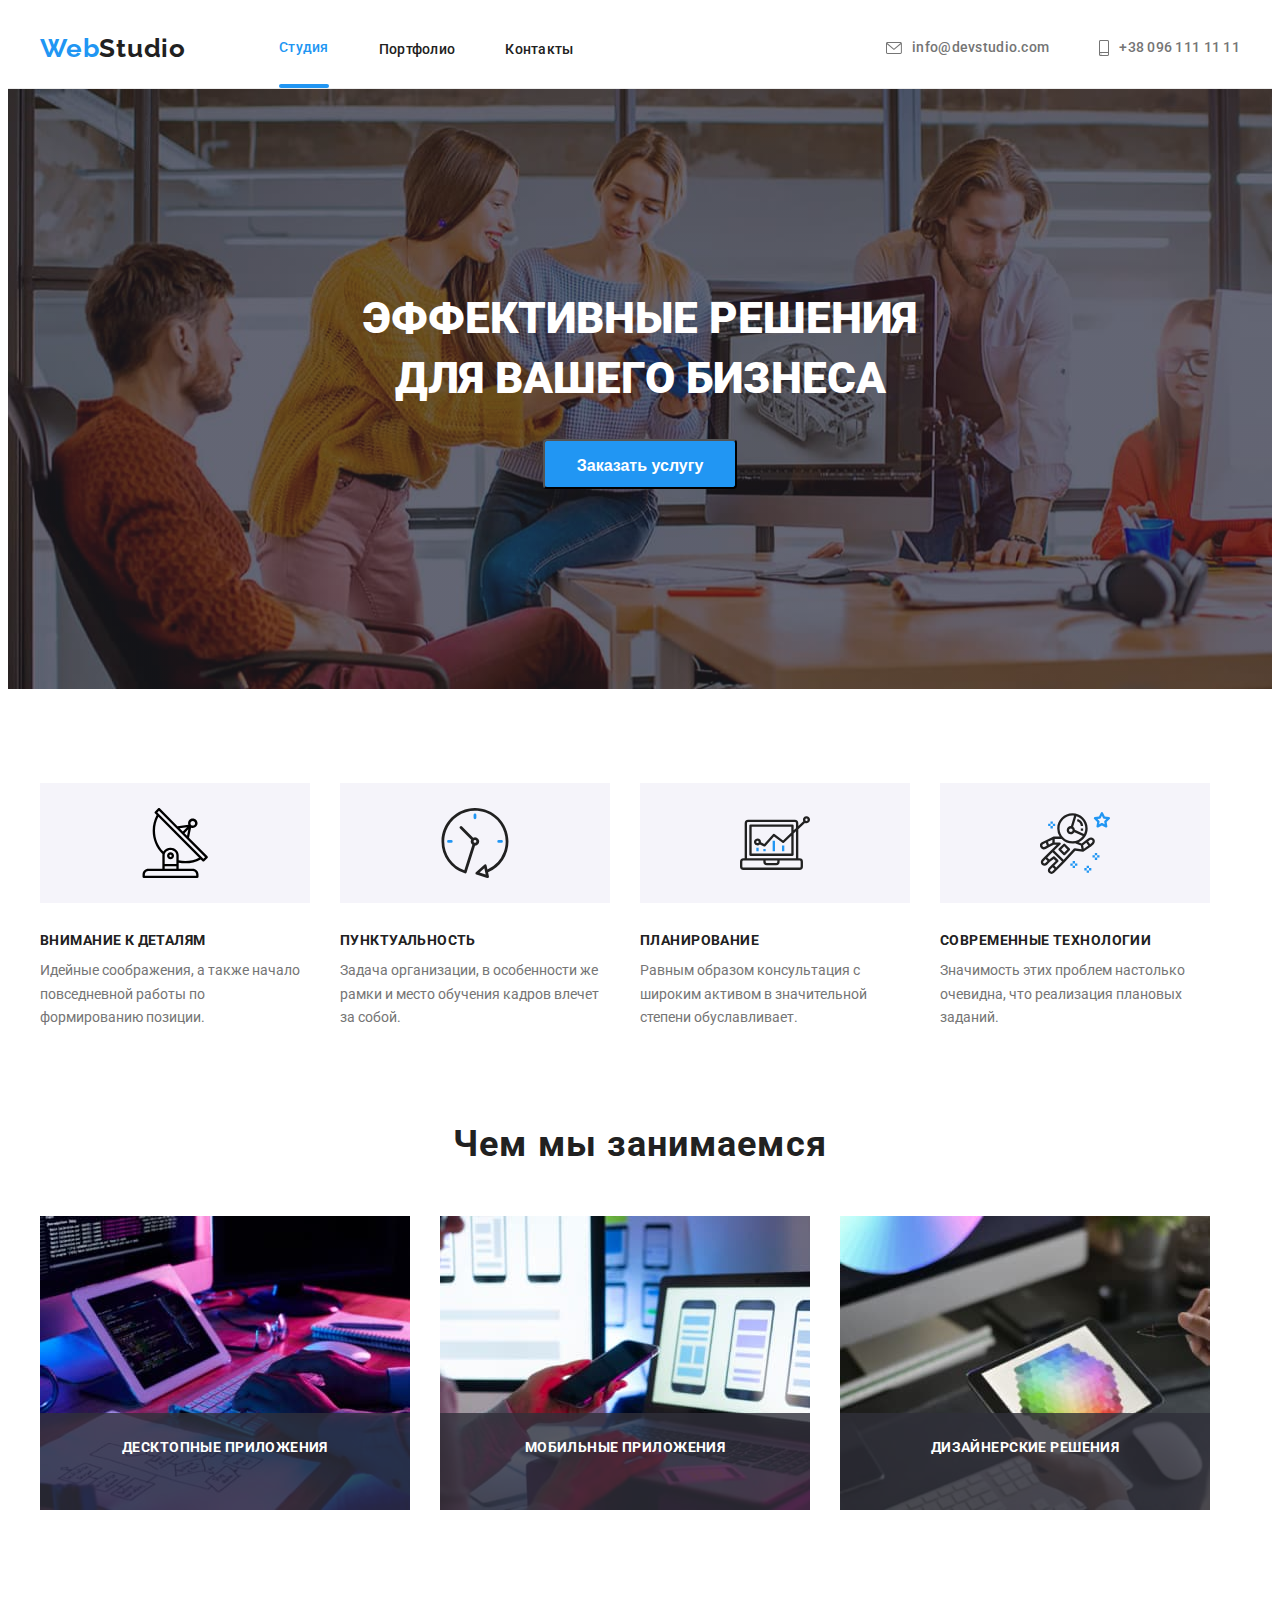
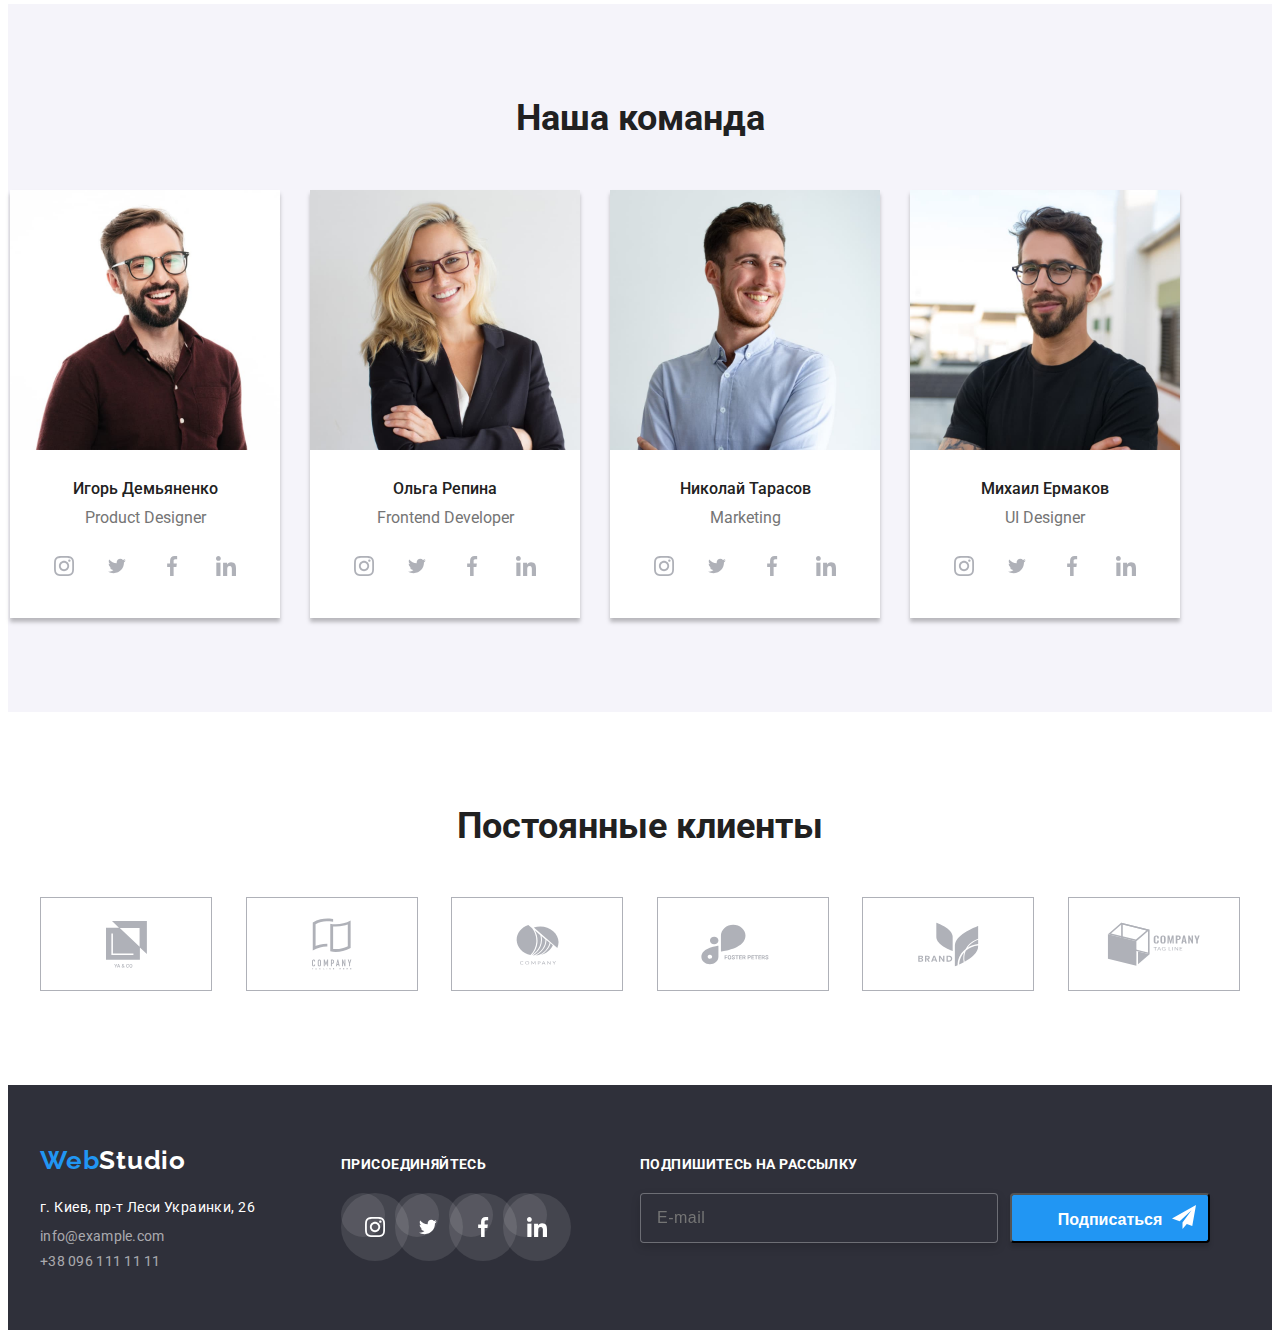
<file: index.html>
<!DOCTYPE html>
<html lang="en">

<head>
    <meta charset="UTF-8">
    <meta http-equiv="X-UA-Compatible" content="IE=edge">
    <meta name="viewport" content="width=device-width, initial-scale=1.0">
    <title>Homework1</title>
    <link rel="preconnect" href="https://fonts.gstatic.com">
    <link href="https://fonts.googleapis.com/css2?family=Raleway:wght@700&family=Roboto:wght@400;500;700;900&display=swap"
        rel="stylesheet">
        <link rel="stylesheet" href="https://cdnjs.cloudflare.com/ajax/libs/modern-normalize/1.0.0/modern-normalize.min.css"
            integrity="sha512-ISS7cAi1PEhQ8jnbJpJZMd29NlhNj4AWYyLOSp2CE/CsHxTCu+r+t0D2yoJudVrd0/8fTVPUVDzY5Tvli75u/g=="
            crossorigin="anonymous" />
            <link rel="stylesheet" href="https://cdnjs.cloudflare.com/ajax/libs/animate.css/4.1.1/animate.min.css" />
    <link rel="stylesheet" href="./css/styles.css">
 </head>
 <body>
     <!--HEADER-->
    <header class="header">
        <div class="conteiner header-conteiner">
        <nav class="navigation ">
                <a class="logo-link link animate__heartBeat" href="./index.html"><span class="part-logo">Web</span>Studio</a>
            <ul class="menu-list list">
                <li class="menu-item"><a class="menu-link link" href=""><div class="current">Студия</div></a></li>
                <li class="menu-item"><a class="menu-link link" href="./portfolio.html">Портфолио</a></li>
                <li class="menu-item"><a class="menu-link link" href="">Контакты</a></li>
            </ul>
            </nav>
            
            <ul class="contacts-list list">
                <li class="contacts-list-item-mail-tel">
                
                <a class="mail-tel-link link" href="mailto:info@devstudio.com"><svg class="header-icons"  width="16" height="12">
                    <use href="./images/icons.svg.svg#icon-envelope"></use>
                </svg>info@devstudio.com</a>
            
                    
</li>
                <li class="contacts-list-item-mail-tel"><a class="mail-tel-link link" href="tel:+380961111111"><svg class="header-icons" width="10" height="16">
                    <use href="./images/icons.svg.svg#icon-smartphone"></use>
                </svg>+38 096 111 11 11</a></li>
            </ul>
        
    </div>
     </header>
     <main>
         <!--SECTION HERO-->
            
                <section class="hero  ">
            <div class="conteiner">
                <h1 class="hero-title">Эффективные решения<br /> для вашего бизнеса</h1>
                <button class="modal-btn " type="button" data-modal-open>Заказать услугу </button>
        </div>
            </section>
            
        <!--SECTION SKILLS-->
               <section class="skills section">
                    <div class="conteiner ">
            <h2 class="visually-hidden">Наши преймущества</h2>
         
           

            <ul class="skills-list list">
            

                <li class="skills-description-item" >
                    <div class="skills-description-icon">
                        <svg width="70" height="70">
                            <use href="./images/icons.svg.svg#icon-antenna"></use>
                        </svg>
                    </div>
                    <h3 class="description-title">Внимание к деталям</h3>
                    <p class="description">Идейные соображения, а также начало повседневной работы по формированию позиции.</p>
                </li>
                
            
                <li class="skills-description-item">
                    <div class="skills-description-icon">
                        <svg width="70" height="70">
                            <use href="./images/icons.svg#icon-clock"></use>
                        </svg>
                    </div>
                    <h3 class="description-title">Пунктуальность</h3>
                    <p class="description">Задача организации, в особенности же рамки и место обучения кадров влечет за собой.</p>
                </li>
                
            
                <li class="skills-description-item">
                    <div class="skills-description-icon">
                        <svg width="70" height="70">
                            <use href="./images/icons.svg#icon-diagram"></use>
                        </svg>
                    </div>
                    <h3 class="description-title">Планирование</h3>
                    <p class="description">Равным образом консультация с широким активом в значительной степени обуславливает.</p>
                </li>
                
            
                <li class="skills-description-item">
                    <div class="skills-description-icon">
                        <svg width="70" height="70">
                            <use href="./images/icons.svg#icon-astronaut"></use>
                        </svg>
                    </div>
                    <h3 class="description-title">Современные технологии</h3>
                    <p class="description">Значимость этих проблем настолько очевидна, что реализация плановых заданий.</p>
                </li>
                
            </ul>
            
            </div>
        </section>
        <!--SECTION ABOUT-->
        <section class="about section">
            <div class="conteiner about-conteiner">
        <h2 class="about-title">Чем мы занимаемся</h2>
        <ul class="about-img-list list">
            <li class="about-img-list-item"><div class="about-img-list-wrapper"><img src="./images/box1.jpg" alt="html" width="370" /><p class="about-overlay">Десктопные приложения</p></div></li>
            <li class="about-img-list-item"><div class="about-img-list-wrapper"><img src="./images/box2.jpg" alt="javaskript" width="370" /><p class="about-overlay">Мобильные приложения</p></div></li>
            <li class="about-img-list-item"><div class="about-img-list-wrapper"><img src="./images/box3.jpg" alt="дизайн" width="370" /><p class="about-overlay">Дизайнерские решения</p></div></li>
        </ul>
        </div>
        </section>
        <!--SECTION TEAM-->
        <section class="team section">
            <div class="conteiner">
            <h2 class="team-title">Наша команда</h2>
            <ul class="team-list list">
               
                <li class="team-list-item">
                    <img class="team-img" src="./images/img.jpg" alt="Игорь Демьяненко" width="270" />
                    <div class="team-card-list">
                    <h3 class="team-list-sub-title">Игорь Демьяненко</h3>
                    <p class="team-list-description">Product Designer</p>
                    
                   
                        <ul class="team-list-link list">
                    <li class="team-link-item"><a class="social-link-icon" href="">
                        <svg class="team-icon" width="20" height="20">
                        <use href="./images/icons.svg.svg#icon-instagram"></use>
                    </svg></a></li>
                    <li class="team-link-item"><a class="social-link-icon" href="">
                        <svg class="team-icon" width="20" height="20">
                        <use href="./images/icons.svg.svg#icon-twitter"></use>
                    </svg></a></li>
                    <li class="team-link-item"><a class="social-link-icon" href="">
                        <svg class="team-icon" width="20" height="20">
                        <use href="./images/icons.svg.svg#icon-facebook"></use>
                    </svg></a></li>
                    <li class="team-link-item"><a class="social-link-icon" href="">
                        <svg class="team-icon" width="20" height="20">
                        <use href="./images/icons.svg.svg#icon-linkedin"></use>
                    </svg></a></li>
                   </ul>
                </div>
                    
                </li>
                <li class="team-list-item">
                    <img class="team-img" src="./images/img1.jpg" alt="Ольга Репина" width="270" />
                    <div class="team-card-list">
                    <h3 class="team-list-sub-title">Ольга Репина</h3>
                    <p class="team-list-description">Frontend Developer</p>
                    
                        <ul class="team-list-link list">
                            <li class="team-link-item"><a class="social-link-icon" href="">
                                    <svg class="team-icon" width="20" height="20">
                                        <use href="./images/icons.svg.svg#icon-instagram"></use>
                                    </svg></a></li>
                            <li class="team-link-item"><a class="social-link-icon" href="">
                                    <svg class="team-icon" width="20" height="20">
                                        <use href="./images/icons.svg.svg#icon-twitter"></use>
                                    </svg></a></li>
                            <li class="team-link-item"><a class="social-link-icon" href="">
                                    <svg class="team-icon" width="20" height="20">
                                        <use href="./images/icons.svg.svg#icon-facebook"></use>
                                    </svg></a></li>
                            <li class="team-link-item"><a class="social-link-icon" href="">
                                    <svg class="team-icon" width="20" height="20">
                                        <use href="./images/icons.svg.svg#icon-linkedin"></use>
                                    </svg></a></li>
                        </ul>
                    </div>
                </li>
                <li class="team-list-item">
                    <img class="team-img" src="./images/img2.jpg" alt="Николай Тарасов" width="270" />
                    <div class="team-card-list">
                    <h3 class="team-list-sub-title">Николай Тарасов</h3>
                    <p class="team-list-description">Marketing</p>
                    
                        <ul class="team-list-link list">
                            <li class="team-link-item"><a class="social-link-icon" href="">
                                    <svg class="team-icon" width="20" height="20">
                                        <use href="./images/icons.svg.svg#icon-instagram"></use>
                                    </svg></a></li>
                            <li class="team-link-item"><a class="social-link-icon" href="">
                                    <svg class="team-icon" width="20" height="20">
                                        <use href="./images/icons.svg.svg#icon-twitter"></use>
                                    </svg></a></li>
                            <li class="team-link-item"><a class="social-link-icon" href="">
                                    <svg class="team-icon" width="20" height="20">
                                        <use href="./images/icons.svg.svg#icon-facebook"></use>
                                    </svg></a></li>
                            <li class="team-link-item"><a class="social-link-icon" href="">
                                    <svg class="team-icon" width="20" height="20">
                                        <use href="./images/icons.svg.svg#icon-linkedin"></use>
                                    </svg></a></li>
                        </ul>
                    </div>
                </li>

                <li class="team-list-item">
                    <img class="team-img" src="./images/img3.jpg" alt="Михаил Ермаков" width="270" />
                    <div class="team-card-list">
                    <h3 class="team-list-sub-title">Михаил Ермаков</h3>
                    <p class="team-list-description">UI Designer</p>
                    
                
                    <ul class="team-list-link list">
                        <li class="team-link-item"><a class="social-link-icon" href="">
                                <svg class="team-icon" width="20" height="20">
                                    <use href="./images/icons.svg.svg#icon-instagram"></use>
                                </svg></a></li>
                        <li class="team-link-item"><a class="social-link-icon" href="">
                                <svg class="team-icon" width="20" height="20">
                                    <use href="./images/icons.svg.svg#icon-twitter"></use>
                                </svg></a></li>
                        <li class="team-link-item"><a class="social-link-icon" href="">
                                <svg class="team-icon" width="20" height="20">
                                    <use href="./images/icons.svg.svg#icon-facebook"></use>
                                </svg></a></li>
                        <li class="team-link-item"><a class="social-link-icon" href="">
                                <svg class="team-icon" width="20" height="20">
                                    <use href="./images/icons.svg.svg#icon-linkedin"></use>
                                </svg></a></li>
                    </ul>
                </div>
                </li>
                
            </ul>
            </div>
        </section>
        <!--SECTION CLIENTS-->
        <section class="clients section">
            <div class="conteiner">
                <h2 class="clients-title">Постоянные клиенты</h2>
                <ul class="client-list list">
                    <li class="client-item "><a href="" class="client-link"><svg class="client-icon" width="41" height="47">
                        <use href="./images/icons.svg.svg#icon-yaco"></use>
                    </svg></a></li>
                <li class="client-item "><a href="" class="client-link"><svg class="client-icon" width="40" height="52">
                    <use href="./images/icons.svg.svg#icon-companytagline"></use>
                </svg></a></li>
            <li class="client-item "><a href="" class="client-link"><svg class="client-icon" width="43" height="41">
                <use href="./images/icons.svg.svg#icon-company"></use>
            </svg></a></li>
        <li class="client-item "><a href="" class="client-link"><svg class="client-icon" width="84" height="41">
            <use href="./images/icons.svg.svg#icon-fosterpeters"></use>
        </svg></a></li>
                <li class="client-item "><a href="" class="client-link"><svg class="client-icon" width="63" height="45">
                    <use href="./images/icons.svg.svg#icon-brand"></use>
                </svg></a></li>
            <li class="client-item "><a href="" class="client-link"><svg class="client-icon" width="94" height="44">
                <use href="./images/icons.svg.svg#icon-tagline"></use>
            </svg></a></li>
        </ul>
            </div>
        </section>
    </main>
<!--FOOTER-->
    <footer class="footer ">
        <div class="conteiner footer-div">
        <div class=" address-div">
       <a class="logo-link link" href="./index.html"><span class="part-logo">Web</span><span class="logo-link-studio">Studio</span></a>
        <address class="address">г. Киев, пр-т Леси Украинки, 26
            <ul class="footer-contacts-list list">
                <li class="footer-contacts-list-item"><a class="footer-mail-link link" href="mailto:info@example.com">info@example.com</a>
                </li>
                <li class="footer-contacts-list-item-tel"><a class="footer-tel-link link" href="tel:+380961111111">+38 096 111 11 11</a></li>
            </ul>
        </address>
        </div>
        <div class="footer-contacts">
            <h2 class="footer-title">присоединяйтесь</h2>
            <ul class="footer-list list">
                <li class="footer-link-item"><a class="footer-social-link-icon" href="">
                        <svg class="footer-icon" width="20" height="20">
                            <use href="./images/icons.svg.svg#icon-instagram"></use>
                        </svg></a></li>
                <li class="footer-link-item"><a class="footer-social-link-icon" href="">
                        <svg class="footer-icon" width="20" height="20">
                            <use href="./images/icons.svg.svg#icon-twitter"></use>
                        </svg></a></li>
                <li class="footer-link-item"><a class="footer-social-link-icon" href="">
                        <svg class="footer-icon" width="20" height="20">
                            <use href="./images/icons.svg.svg#icon-facebook"></use>
                        </svg></a></li>
                <li class="footer-link-item"><a class="footer-social-link-icon" href="">
                        <svg class="footer-icon" width="20" height="20">
                            <use href="./images/icons.svg.svg#icon-linkedin"></use>
                        </svg></a></li>
            </ul>
        </div>
            <form action="#" class="footer-form" >
                <label class="footer-form-field" for="input-e-meil" >Подпишитесь на рассылку</label>
                   <div class="footer-feedback">
                       <input name="footer-email" type="email" id="input-e-meil" class="footer-form-email" required placeholder="E-mail">
                    <button type="submit" class="footer-form-btn">Подписаться<svg class="footer-form-icon" width="24" height="24">
                        <use href="./images/icons.svg.svg#icon-iconsendtelegram"></use>
                    </svg></button>
                </div>
              
            </form>
        </div>
    </footer>
    <!--MODAL-->
    <div class="backdrop is-hidden" data-modal >
       <div class="modal">
           <button type="button" class="modal-close-btn" data-modal-close>
           <svg class="modal-btn-icon" width="18" height="18"><use href="./images/icons.svg.svg#icon-closeblack"></use></svg>
       </button> 
       <form action="#" class="modal-form"> 
        <p class="modal-form-head">Оставьте свои данные, мы вам перезвоним</p>
        <label class="modal-form-field">
            <span class="modal-form-text">Имя</span>
           <span class="modal-form-input-wrapper">
            <input name="user-name" type="text" autofocus class="modal-form-input" minlength="2" required>
        <svg class="user-name-icon" width="18" height="18">
            <use href="./images/icons.svg.svg#icon-personphorm" ></use>
        </svg>
        </span>
        </label>
        <label class="modal-form-field">
           <span class="modal-form-text"> Телефон</span>
            <span class="modal-form-input-wrapper">
            <input type="tel" name="user-tel" class="modal-form-input" required   pattern="[0-9]{3}-[0-9]{3}-[0-9]{2}-[0-9]{2}" title="093-933-33-33" >
        <svg class="user-name-icon" width="18" height="18">
            <use href="./images/icons.svg.svg#icon-phonephorm" ></use>
        </svg>
        </span>
        </label>
        <label class="modal-form-field">
            <span class="modal-form-text">Почта</span>
            <span class="modal-form-input-wrapper">
            <input name="user-email" type="email" class="modal-form-input" required>
        <svg class="user-name-icon" width="18" height="18">
            <use href="./images/icons.svg.svg#icon-emailphorm" ></use>
        </svg>
        </span>
        </label>
        <label>
            <span class="modal-form-text">Коментарий</span>
            <textarea name="user-message" placeholder="Введите текст" class="modal-form-message"></textarea>
        </label>
        
        <input name="user-policy" type="checkbox" class="modal-form-checkbox visually-hidden" id="checkbox-policy" required>
        <label for="checkbox-policy" class="modal-form-checkbox-policy">Соглашаюсь с рассылкой и принимаю <a class="modal-form-policy-link" href="">Условия договора</a></label>

      <button type="submit" class="modal-form-btn" >Отправить</button>
    </form>
    </div>
    </div>
    <script src="./js/modal.js"></script>
</body>

</html>
</file>
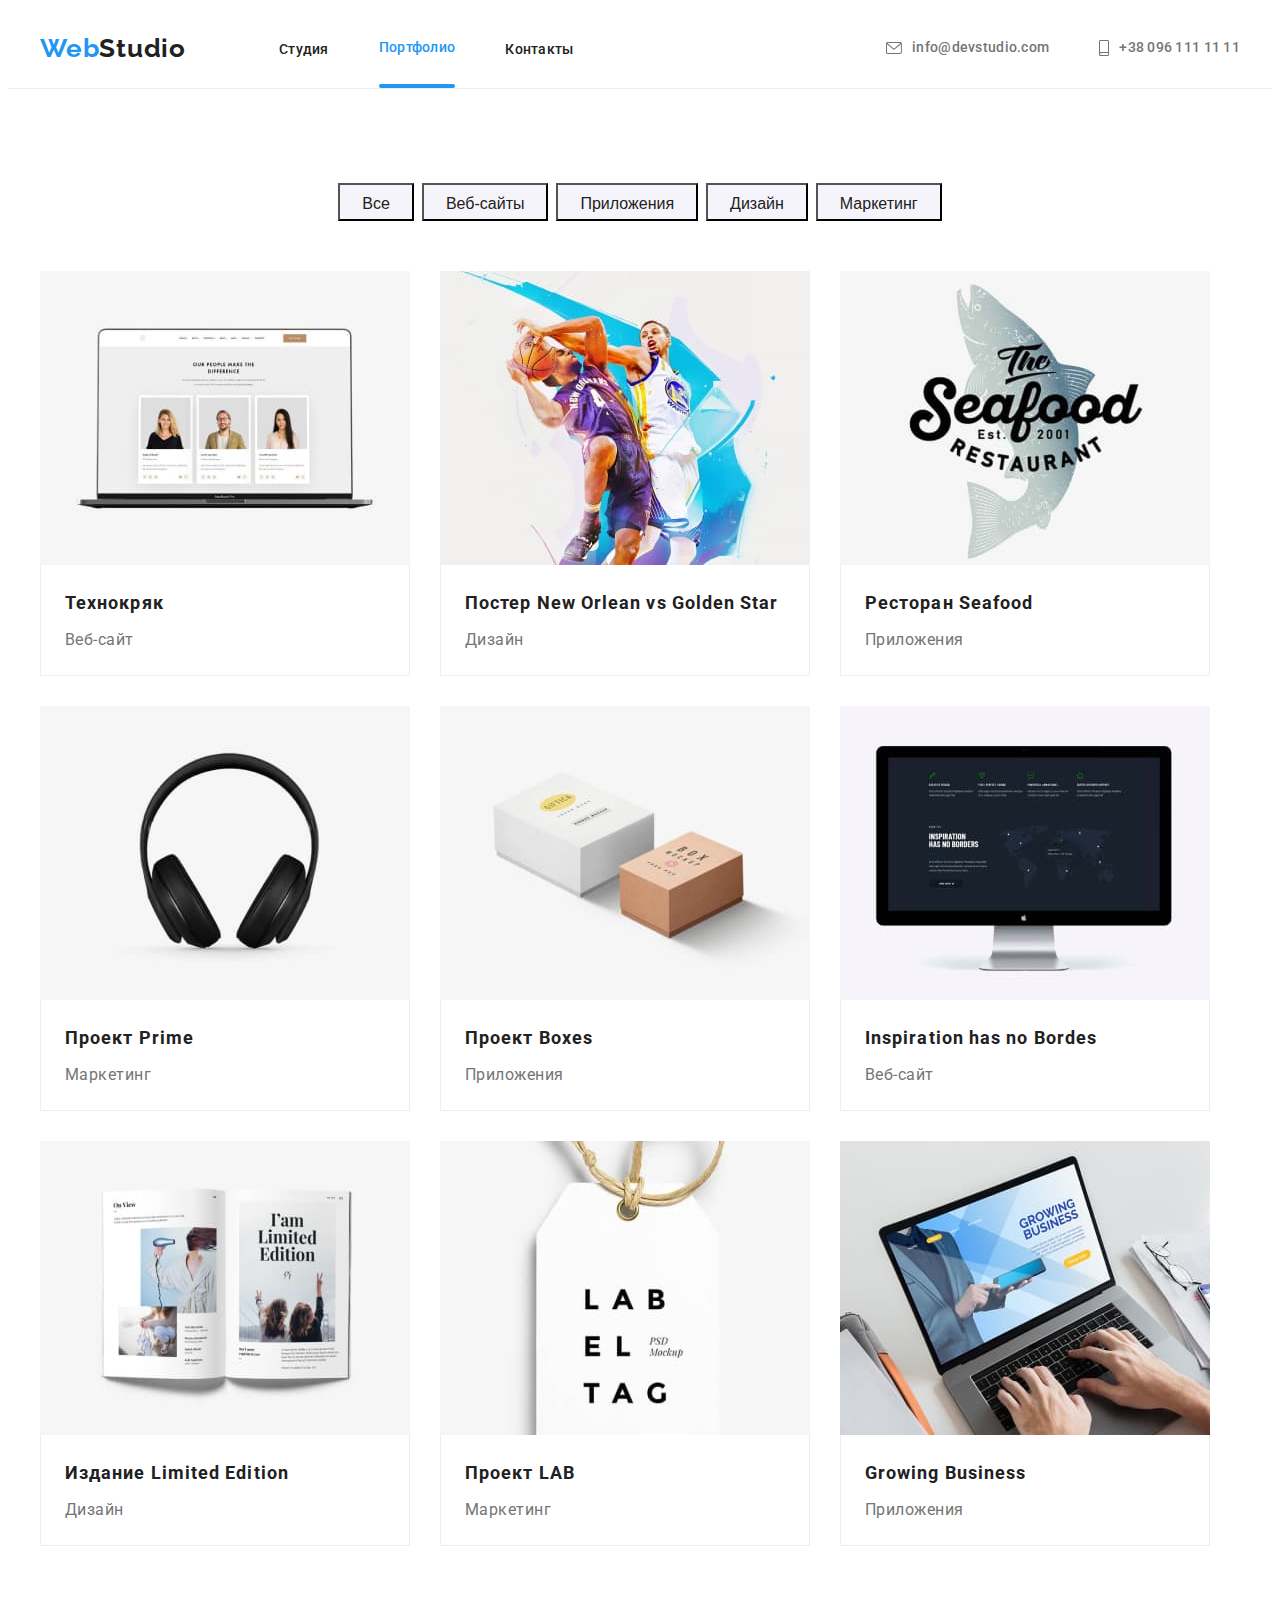
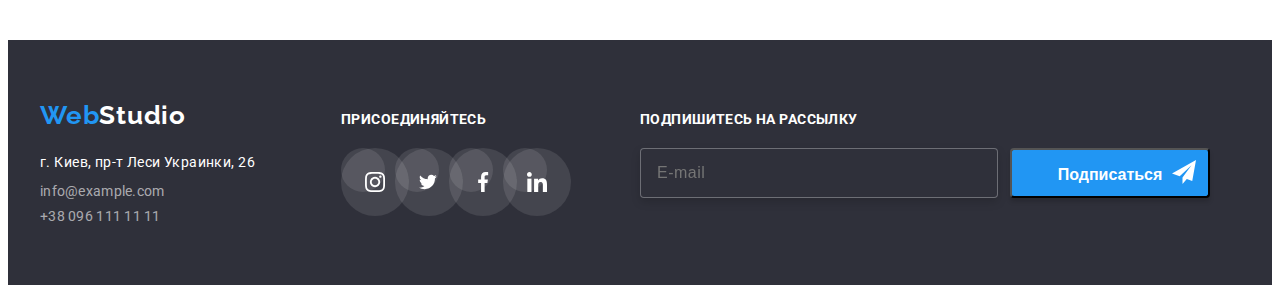
<file: portfolio.html>
<!DOCTYPE html>
<html lang="en">
<head>
    <meta charset="UTF-8">
    <meta http-equiv="X-UA-Compatible" content="IE=edge">
    <meta name="viewport" content="width=device-width, initial-scale=1.0">
    <title>portfolio</title>
    <link href="https://fonts.googleapis.com/css2?family=Raleway:wght@700&family=Roboto:wght@400;500;700;900&display=swap"
        rel="stylesheet">
        <link rel="stylesheet" href="https://cdnjs.cloudflare.com/ajax/libs/modern-normalize/1.0.0/modern-normalize.min.css"
            integrity="sha512-ISS7cAi1PEhQ8jnbJpJZMd29NlhNj4AWYyLOSp2CE/CsHxTCu+r+t0D2yoJudVrd0/8fTVPUVDzY5Tvli75u/g=="
            crossorigin="anonymous" />
            <link rel="stylesheet" href="https://cdnjs.cloudflare.com/ajax/libs/animate.css/4.1.1/animate.min.css" />
    <link rel="stylesheet" href="./css/styles.css">
</head>
<body>
    <!--HEADER-->
    <header class="header">
        <div class="conteiner header-conteiner">
            <nav class="navigation ">
                <a class="logo-link link animate__heartBeat" href="./index.html"><span class="part-logo">Web</span>Studio</a>
                <ul class="menu-list list">
                    <li class="menu-item"><a class="menu-link link" href="./index.html">Студия</a></li>
                    <li class="menu-item"><a class="menu-link link" href=""><div class="current">Портфолио</div></a></li>
                    <li class="menu-item"><a class="menu-link link" href="">Контакты</a></li>
                </ul>
                </nav>
                <ul class="contacts-list list">
                    <li class="contacts-list-item-mail-tel">
                
                        <a class="mail-tel-link link" href="mailto:info@devstudio.com"><svg class="header-icons" width="16" height="12">
                                <use href="./images/icons.svg.svg#icon-envelope"></use>
                            </svg>info@devstudio.com</a>
                
                
                    </li>
                    <li class="contacts-list-item-mail-tel"><a class="mail-tel-link link" href="tel:+380961111111"><svg
                                class="header-icons" width="10" height="16">
                                <use href="./images/icons.svg.svg#icon-smartphone"></use>
                            </svg>+38 096 111 11 11</a></li>
                </ul>
            
        </div>
    </header>
    <main>
        <!--SECTION FILTERS-->
        <section class="filters section">
            <div class="conteiner">
            <h1 class="visually-hidden">Портфолио</h1>
            <ul class="filters-list list">
                <li class="filters-list-item"><button class="filters-list-btn" type="button">Все</button></li>
                <li class="filters-list-item"><button class="filters-list-btn" type="button">Веб-сайты</button></li>
                <li class="filters-list-item"><button class="filters-list-btn" type="button">Приложения</button></li>
                <li class="filters-list-item"><button class="filters-list-btn" type="button">Дизайн</button></li>
                <li class="filters-list-item"><button class="filters-list-btn" type="button">Маркетинг</button></li>
             </ul>
             <ul class="projects-list list ">
                 <li class="projects-item"><a class="projects-link link" href=""><div class="project-list-img-wrapper"><img class="projects-img" src="./images/pimg.jpg" alt="Веб-сайт" width="370"/><p class="overlay">Технокряк это современная площадка распространения коронавируса. Компании используют эту платформу для цифрового
                шпионажа и атак на защищённые сервера конкурентов.</p></div><div class="tecno"><h2 class="projects-list-title">Технокряк</h2><p class="projects-description">Веб-сайт</p></div></a></li>
                 <li class="projects-item"><a class="projects-link link" href=""><div class="project-list-img-wrapper"><img class="projects-img" src="./images/pimg1.jpg" alt="Дизайн" width="370"/><p class="overlay">Технокряк это современная площадка распространения коронавируса. Компании используют эту платформу для цифрового
                шпионажа и атак на защищённые сервера конкурентов.</p></div><div class="neworlean"><h2 class="projects-list-title">Постер New Orlean vs Golden Star</h2><p class="projects-description">Дизайн</p></div></a></li>
                 <li class="projects-item"><a class="projects-link link" href=""><div class="project-list-img-wrapper"><img class="projects-img" src="./images/pimg2.jpg" alt="Приложение" width="370"/><p class="overlay">Технокряк это современная площадка распространения коронавируса. Компании используют эту платформу для цифрового
                шпионажа и атак на защищённые сервера конкурентов.</p></div><div class="seafood"><h2 class="projects-list-title">Ресторан Seafood</h2><p class="projects-description">Приложения</p></div></a></li>
                 <li class="projects-item"><a class="projects-link link" href=""><div class="project-list-img-wrapper"><img class="projects-img" src="./images/pimg3.jpg" alt="Маркетинг" width="370"/><p class="overlay">Технокряк это современная площадка распространения коронавируса. Компании используют эту платформу для цифрового
                шпионажа и атак на защищённые сервера конкурентов.</p></div><div class="prime"><h2 class="projects-list-title">Проект Prime</h2><p class="projects-description">Маркетинг</p></div></a></li>
                 <li class="projects-item"><a class="projects-link link" href=""><div class="project-list-img-wrapper"><img class="projects-img" src="./images/pimg4.jpg" alt="Приложение" width="370"/><p class="overlay">Технокряк это современная площадка распространения коронавируса. Компании используют эту платформу для цифрового
                шпионажа и атак на защищённые сервера конкурентов.</p></div><div class="boxes"><h2 class="projects-list-title">Проект Boxes</h2><p class="projects-description">Приложения</p></div></a></li>
                 <li class="projects-item"><a class="projects-link link" href=""><div class="project-list-img-wrapper"><img class="projects-img" src="./images/pimg5.jpg" alt="Веб-сайт" width="370"/><p class="overlay">Технокряк это современная площадка распространения коронавируса. Компании используют эту платформу для цифрового
                шпионажа и атак на защищённые сервера конкурентов.</p></div><div class="bordes"><h2 class="projects-list-title">Inspiration has no Bordes</h2><p class="projects-description">Веб-сайт</p></div></a></li>
                 <li class="projects-item"><a class="projects-link link" href=""><div class="project-list-img-wrapper"><img class="projects-img" src="./images/pimg6.jpg" alt="Дизайн" width="370"/><p class="overlay">Технокряк это современная площадка распространения коронавируса. Компании используют эту платформу для цифрового
                шпионажа и атак на защищённые сервера конкурентов.</p></div><div class="limited-edition"><h2 class="projects-list-title">Издание  Limited Edition</h2><p class="projects-description">Дизайн</p></div></a></li>
                 <li class="projects-item"><a class="projects-link link" href=""><div class="project-list-img-wrapper"><img class="projects-img" src="./images/pimg7.jpg" alt="Маркетинг" width="370"/><p class="overlay">Технокряк это современная площадка распространения коронавируса. Компании используют эту платформу для цифрового
                шпионажа и атак на защищённые сервера конкурентов.</p></div><div class="lab"><h2 class="projects-list-title">Проект LAB</h2><p class="projects-description">Маркетинг</p></div></a></li>
                 <li class="projects-item"><a class="projects-link link" href=""><div class="project-list-img-wrapper"><img class="projects-img" src="./images/pimg8.jpg" alt="Приложение" width="370"/><p class="overlay">Технокряк это современная площадка распространения коронавируса. Компании используют эту платформу для цифрового
                шпионажа и атак на защищённые сервера конкурентов.</p></div><div class="growing-business"><h2 class="projects-list-title">Growing Business</h2><p class="projects-description">Приложения</p></div></a></li>
             </ul> 
            </div>
             </section> 
    </main>
<!--FOOTER-->
<footer class="footer ">
    <div class="conteiner footer-div">
        <div class=" address-div">
            <a class="logo-link link" href="./index.html"><span class="part-logo">Web</span><span
                    class="logo-link-studio">Studio</span></a>
            <address class="address">г. Киев, пр-т Леси Украинки, 26
                <ul class="footer-contacts-list list">
                    <li class="footer-contacts-list-item"><a class="footer-mail-link link"
                            href="mailto:info@example.com">info@example.com</a>
                    </li>
                    <li class="footer-contacts-list-item-tel"><a class="footer-tel-link link"
                            href="tel:+380961111111">+38 096 111 11 11</a></li>
                </ul>
            </address>
        </div>
        <div class="footer-contacts">
            <h2 class="footer-title">присоединяйтесь</h2>
            <ul class="footer-list list">
                <li class="footer-link-item"><a class="footer-social-link-icon" href="">
                        <svg class="footer-icon" width="20" height="20">
                            <use href="./images/icons.svg.svg#icon-instagram"></use>
                        </svg></a></li>
                <li class="footer-link-item"><a class="footer-social-link-icon" href="">
                        <svg class="footer-icon" width="20" height="20">
                            <use href="./images/icons.svg.svg#icon-twitter"></use>
                        </svg></a></li>
                <li class="footer-link-item"><a class="footer-social-link-icon" href="">
                        <svg class="footer-icon" width="20" height="20">
                            <use href="./images/icons.svg.svg#icon-facebook"></use>
                        </svg></a></li>
                <li class="footer-link-item"><a class="footer-social-link-icon" href="">
                        <svg class="footer-icon" width="20" height="20">
                            <use href="./images/icons.svg.svg#icon-linkedin"></use>
                        </svg></a></li>
            </ul>

        </div>
        <form action="#" class="footer-form">
            <label class="footer-form-field" for="input-e-meil">Подпишитесь на рассылку</label>
            <div class="footer-feedback">
                <input name="footer-email" type="email" id="input-e-meil" class="footer-form-email" required
                    placeholder="E-mail">
                <button type="submit" class="footer-form-btn">Подписаться<svg class="footer-form-icon" width="24" height="24">
                        <use href="./images/icons.svg.svg#icon-iconsendtelegram"></use>
                    </svg></button>
            </div>
            
        </form>
    </div>
</footer>
    
</body>
</html>
</file>
<file: css/styles.css>
:root {
  --main-font: "Roboto", sans-serif;
  --accent-color: #2196f3;
  --text-color: #212121;
  --paragraph-color: #757575;
  --background-color-grey: #2f303a;
  --text-color-white: #ffffff;
  --color-btn: #188ce8;
  --background-color-team-filters: #f5f4fa;
  --background-color-filters: #eeeeee;
  --color-footer-link: rgba(255, 255, 255, 0.6);
  --color-border: #ececec;
  --color-client-item: #afb1b8;
  --padding-div-projects: 20px 24px;
  --color-icon: #afb1b8;
}
/*=========УТИЛИТЫ=========*/
h1,
h2,
h3,
h4,
h5,
h6,
p {
  margin-top: 0;
  margin-bottom: 0;
}
ul,
ol {
  margin-top: 0;
  margin-bottom: 0;
  padding-left: 0;
}
img {
  display: block;
}
.conteiner {
  width: 1200px;
  padding-left: 15px;
  padding-right: 15px;
  margin: 0 auto;
}
.list {
  list-style: none;
}
.link {
  text-decoration: none;
}
.visually-hidden {
  position: absolute !important;
  clip: rect(1px 1px 1px 1px); /* IE6, IE7 */
  clip: rect(1px, 1px, 1px, 1px);
  padding: 0 !important;
  border: 0 !important;
  height: 1px !important;
  width: 1px !important;
  overflow: hidden;
}
body {
  font-family: var(--main-font);
  color: var(--text-color);
}

/*===============COMPONENTS==========*/
.part-logo {
  color: var(--accent-color);
}
.logo-link {
  font-family: "Raleway", sans-serif;
  font-weight: 700;
  font-size: 26px;
  line-height: 1.19;
  letter-spacing: 0.03em;
  color: inherit;
  animation-duration: 2500ms;
  animation-iteration-count: 1;
}
.logo-link-studio {
  color: var(--text-color-white);
}
.menu-link {
  font-weight: 500;
  font-size: 14px;
  line-height: 1.14;
  letter-spacing: 0.02em;
  color: inherit;
  transition: color 250ms cubic-bezier(0.4, 0, 0.2, 1);
}
.menu-list :hover,
.menu-list :focus {
  color: var(--accent-color);
}

.section {
  padding-top: 94px;
  padding-bottom: 94px;
}
/*==============END COMPONENTS======*/
/*================HEADER================*/
.header {
  border-bottom: 1px solid var(--color-border);
}
.header-conteiner {
  display: flex;
  align-items: center;
  justify-content: space-between;
}
.navigation {
  display: flex;
  align-items: center;
}
.logo-link {
  margin-right: 93px;
}
.menu-list {
  display: flex;
  align-items: center;
}
.menu-link {
  padding-top: 32px;
  padding-bottom: 32px;
}
.menu-item:not(:last-child) {
  margin-right: 50px;
}

.contacts-list {
  display: flex;

  align-items: center;
  font-weight: 500;
  font-size: 14px;
  line-height: 1.14;
  letter-spacing: 0.02em;
}

.mail-tel-link:hover,
.mail-tel-link:focus {
  color: var(--accent-color);
}

.mail-tel-link {
  display: flex;
  align-items: center;
  padding-top: 32px;
  padding-bottom: 32px;
  color: var(--paragraph-color);
  transition: color 250ms cubic-bezier(0.4, 0, 0.2, 1);
}
.contacts-list-item-mail-tel {
  margin-left: auto;
}
.contacts-list-item-mail-tel:not(:last-child) {
  margin-right: 50px;
}
.header-icons {
  fill: currentColor;
  margin-right: 10px;
}
.current {
  color: var(--accent-color);
  position: relative;
}
.current::after {
  position: absolute;
  left: 0;
  margin-top: 28px;
  display: block;
  content: "";
  height: 4px;
  width: 100%;
  border-radius: 2px;
  background-color: var(--accent-color);
}

/*===========END HEADER============*/
/*================SECTION HERO============*/
.hero {
  max-width: 1600px;
  background-color: var(--background-color-grey);
  text-align: center;
  padding-top: 200px;
  padding-bottom: 200px;
  margin: 0 auto;
  background-image: linear-gradient(
      rgba(47, 48, 58, 0.4),
      rgba(47, 48, 58, 0.4)
    ),
    url("../images/heroimg.jpg");
  background-size: cover;
}
.hero-title {
  text-transform: uppercase;
  font-weight: 900;
  font-size: 44px;
  line-height: 1.36;
  color: var(--text-color-white);
}
.modal-btn {
  height: 50px;
  padding: 10px 32px;
  margin-top: 30px;

  border-radius: 4px;

  font-weight: 700;
  font-size: 16px;
  line-height: 1.87;
  color: var(--text-color-white);
  background-color: var(--accent-color);
  cursor: pointer;
  transition: color 250ms cubic-bezier(0.4, 0, 0.2, 1);
}
.modal-btn:hover,
.modal-btn:focus {
  color: var(--text-color-white);
  background-color: var(--color-btn);
}
/*===============SECTION SKILLS========*/
.skills {
  padding-bottom: 0;
}
.visually-hidden {
  position: absolute;
  width: 1px;
  height: 1px;
  margin: -1px;
  border: 0;
  padding: 0;

  white-space: nowrap;
  clip-path: inset(100%);
  clip: rect(0 0 0 0);
  overflow: hidden;
}
.description-title {
  font-weight: 700;
  font-size: 14px;
  line-height: 1.14;
  letter-spacing: 0.03em;
  text-transform: uppercase;
}

.description {
  margin-top: 10px;
  font-size: 14px;
  line-height: 1.71;
  color: var(--paragraph-color);
}
.skills-list {
  display: flex;
}
.skills-description-item {
  width: 270px;
}
.skills-description-item:not(:last-child) {
  margin-right: 30px;
}
.skills-description-icon {
  display: flex;
  justify-content: center;
  align-items: center;
  width: 270px;
  height: 120px;
  margin-bottom: 30px;
  background-color: var(--background-color-team-filters);
}

/*============END SECTION SKILLS======*/
/*===========SECTION ABOUT==========*/
.about {
  text-align: center;
}
.about-img-list {
  display: flex;

  margin-right: -30px;
}
.about-img-list-item:not(:last-child) {
  margin-right: 30px;
}
.about-title {
  font-weight: 700;
  font-size: 36px;
  line-height: 1.16;
  letter-spacing: 0.03em;
  margin-bottom: 50px;
  align-items: center;
  margin-bottom: 50px;
}
.about-img-list-wrapper {
  position: relative;
  overflow: hidden;
}
.about-overlay {
  padding-top: 27px;
  font-weight: 700;
  font-size: 14px;
  line-height: 1.14;
  text-align: center;
  letter-spacing: 0.03em;
  text-transform: uppercase;
  color: var(--text-color-white);
  background-color: rgba(47, 48, 58, 0.8);
  position: absolute;
  bottom: 0;
  left: 0;
  width: 100%;
  height: 70px;
}

/*============END SECTION ABOUT======*/
/*===========SECTION TEAM=========*/

.team {
  text-align: center;
}

.team-title {
  font-weight: 700;
  font-size: 36px;
  line-height: 1.16;
}

.team-list {
  display: flex;
  margin-left: -30px;
  margin-top: 50px;
}
.team-list-item {
  width: 270px;
  background-color: var(--text-color-white);
  box-shadow: 0px 4px 4px rgba(0, 0, 0, 0.25);
}
.team-list-item:not(:first-child) {
  margin-left: 30px;
}
.team-list-sub-title {
  font-weight: 500;
  font-size: 16px;
  line-height: 1.18;
  margin-bottom: 10px;
}
.team-list-description {
  font-size: 16px;
  line-height: 1.18;
  color: var(--paragraph-color);
}
.team-card-list {
  padding: 30px 32px 30px 32px;
}

.team {
  background-color: var(--background-color-team-filters);
}

.team-list-link {
  display: flex;
  justify-content: space-between;
  width: 206px;
  height: 44px;
  margin-top: 16px;
}
.team-link-item {
  display: block;
  width: 44px;
  height: 44px;
  background-color: #ffffff;
  border-radius: 50%;
}
.team-link-item:not(:last-child) {
  margin-right: 10px;
}

.social-link-icon {
  display: flex;
  justify-content: center;
  align-items: center;
  width: 44px;
  height: 44px;
  border-radius: 50%;
  transition: background-color 250ms cubic-bezier(0.4, 0, 0.2, 1);
}
.social-link-icon:hover,
.social-link-icon:focus {
  background-color: var(--accent-color);
}
.social-link-icon:hover .team-icon,
.social-link-icon:focus .team-icon {
  fill: #ffffff;
}
.team-icon {
  fill: var(--color-icon);
  transition: fill 250ms cubic-bezier(0.4, 0, 0.2, 1);
}
/*=========== END SECTION TEAM=========*/
/*===========SECTION CLIENTS=======*/
.clients {
  text-align: center;
}
.client-list {
  display: flex;
  justify-content: space-between;
  margin-top: 50px;
}
.clients-title {
  font-weight: 700;
  font-size: 36px;
  line-height: 1.16;
}

.client-item:not(:first-child) {
  margin-left: 30px;
}

.client-link {
  display: flex;
  justify-content: center;
  align-items: center;
  border: 1px solid #afb1b8;
  width: 170px;
  height: 92px;
  transition: border 250ms cubic-bezier(0.4, 0, 0.2, 1);
}
.client-icon {
  fill: #afb1b8;
  transition: fill 250ms cubic-bezier(0.4, 0, 0.2, 1);
}
.client-link:hover,
.client-link:focus {
  border: 1px solid #2196f3;
}
.client-link:hover .client-icon,
.client-link:focus .client-icon {
  fill: var(--accent-color);
}
/*==========SECTION FILTERS=========*/

.filters-list {
  display: flex;
  justify-content: center;
  margin-bottom: 50px;
}

.filters-list-item:not(:last-child) {
  margin-right: 8px;
}

.filters-list-btn {
  height: 38px;
  padding: 6px 22px;

  font-weight: 500;
  font-size: 16px;
  line-height: 1.62;
  background-color: var(--background-color-team-filters);
  color: var(--text-color);

  transition: background-color 250ms cubic-bezier(0.4, 0, 0.2, 1),
    box-shadow 250ms cubic-bezier(0.4, 0, 0.2, 1),
    color 250ms cubic-bezier(0.4, 0, 0.2, 1);
}
.filters-list-btn:hover,
.filters-list-btn:focus {
  color: var(--text-color-white);
  background-color: var(--accent-color);
  box-shadow: 0px 4px 4px rgba(0, 0, 0, 0.25);
  cursor: pointer;
}
.projects-link {
  color: var(--text-color);
}
.projects-list-title {
  margin-bottom: 4px;
  font-weight: 700;
  font-size: 18px;
  line-height: 2;
  letter-spacing: 0.06em;
  color: inherit;
}
.projects-description {
  font-size: 16px;
  line-height: 1.87;
  letter-spacing: 0.03em;
  color: var(--paragraph-color);
}
.projects-list {
  display: flex;
  flex-wrap: wrap;
  margin-right: -30px;
  margin-top: -30px;
}
.projects-item {
  width: 370px;

  margin-right: 30px;
  margin-top: 30px;
  background-color: var(--text-color-white);
}
.projects-item:hover,
.projects-item:focus {
  box-shadow: 0px 4px 4px rgba(0, 0, 0, 0.25);
}
.tecno {
  padding: var(--padding-div-projects);
  border-bottom: 1px solid var(--background-color-filters);
  border-left: 1px solid var(--background-color-filters);
  border-right: 1px solid var(--background-color-filters);
}
.neworlean {
  padding: var(--padding-div-projects);
  border-bottom: 1px solid var(--background-color-filters);
  border-left: 1px solid var(--background-color-filters);
  border-right: 1px solid var(--background-color-filters);
}
.seafood {
  padding: var(--padding-div-projects);
  border-bottom: 1px solid var(--background-color-filters);
  border-left: 1px solid var(--background-color-filters);
  border-right: 1px solid var(--background-color-filters);
}
.prime {
  padding: var(--padding-div-projects);
  border-bottom: 1px solid var(--background-color-filters);
  border-left: 1px solid var(--background-color-filters);
  border-right: 1px solid var(--background-color-filters);
}
.boxes {
  padding: var(--padding-div-projects);
  border-bottom: 1px solid var(--background-color-filters);
  border-left: 1px solid var(--background-color-filters);
  border-right: 1px solid var(--background-color-filters);
}
.bordes {
  padding: var(--padding-div-projects);
  border-bottom: 1px solid var(--background-color-filters);
  border-left: 1px solid var(--background-color-filters);
  border-right: 1px solid var(--background-color-filters);
}
.limited-edition {
  padding: var(--padding-div-projects);
  border-bottom: 1px solid var(--background-color-filters);
  border-left: 1px solid var(--background-color-filters);
  border-right: 1px solid var(--background-color-filters);
}
.lab {
  padding: var(--padding-div-projects);
  border-bottom: 1px solid var(--background-color-filters);
  border-left: 1px solid var(--background-color-filters);
  border-right: 1px solid var(--background-color-filters);
}
.growing-business {
  padding: var(--padding-div-projects);
  border-bottom: 1px solid var(--background-color-filters);
  border-left: 1px solid var(--background-color-filters);
  border-right: 1px solid var(--background-color-filters);
}
.project-list-img-wrapper {
  position: relative;
  overflow: hidden;
}
.overlay {
  font-size: 18px;
  line-height: 1.55;
  letter-spacing: 0.03em;
  padding: 63px 24px;

  color: var(--text-color-white);
  background-color: rgba(33, 150, 243, 0.9);
  position: absolute;
  top: 0;
  left: 0;
  width: 100%;
  height: 100%;

  transform: translateY(100%);
  transition: transform 250ms cubic-bezier(0.4, 0, 0.2, 1);
}
.projects-link:hover .overlay,
.projects-link:focus .overlay {
  transform: translateY(0%);
}
/*===========END SECTION FILTERS===========*/
/*=============FOOTER=========*/
.footer {
  background-color: var(--background-color-grey);
  padding-top: 60px;
  padding-bottom: 60px;
}
.address-div {
  width: 231px;
}
.address {
  font-style: normal;
  font-size: 14px;
  line-height: 1.71;
  letter-spacing: 0.03em;
  color: var(--text-color-white);
  margin-top: 20px;
}
.footer-contacts-list {
  font-weight: 400;
  font-size: 14px;
  line-height: 1.14;
  letter-spacing: 0.02em;
  margin-top: 9px;
}

.footer-contacts-list :hover,
.footer-contacts-list :focus {
  color: var(--accent-color);
}
.footer-contacts-list-item {
  display: flex;
}
.footer-contacts-list-item-tel {
  margin-top: 9px;
}
.footer-tel-link {
  color: var(--color-footer-link);
  transition: color 250ms cubic-bezier(0.4, 0, 0.2, 1);
}
.footer-mail-link {
  color: var(--color-footer-link);
  transition: color 250ms cubic-bezier(0.4, 0, 0.2, 1);
}
.footer-div {
  display: flex;
  align-items: baseline;
}
.footer-contacts {
  margin-left: 70px;
}
.footer-title {
  font-weight: 700;
  font-size: 14px;
  line-height: 1.14;
  letter-spacing: 0.03em;
  text-transform: uppercase;

  color: var(--text-color-white);
}
.footer-list {
  display: flex;
  justify-content: space-between;
  margin-top: 20px;
}
.footer-link-item {
  display: block;
  width: 44px;
  height: 44px;
  background: rgba(255, 255, 255, 0.1);
  border-radius: 50%;
}
.footer-link-item:not(:last-child) {
  margin-right: 10px;
}
.footer-social-link-icon {
  display: flex;
  justify-content: center;
  align-items: center;
  padding: 12px;
  width: 44px;
  height: 44px;
  background: rgba(255, 255, 255, 0.1);
  border-radius: 50%;
  transition: background-color 250ms cubic-bezier(0.4, 0, 0.2, 1);
}
.footer-social-link-icon:hover,
.footer-social-link-icon:focus {
  background-color: var(--accent-color);
}

.footer-icon {
  fill: var(--text-color-white);
}

.footer-feedback {
  display: flex;
  margin-top: 20px;
  align-items: center;
}
.footer-form-field {
  font-weight: 700;
  font-size: 14px;
  line-height: 1.14;
  letter-spacing: 0.03em;
  text-transform: uppercase;
  margin-bottom: 20px;
  color: var(--text-color-white);
  margin-left: 93px;
}
.footer-form-email {
  font-size: 16px;
  line-height: 1.25;
  letter-spacing: 0.03em;
  background-color: var(--background-color-grey);
  color: rgba(255, 255, 255, 0.6);
  width: 358px;
  height: 50px;
  padding: 16px 0 16px 16px;
  margin-right: 12px;
  margin-left: 93px;
  border: 1px solid rgba(255, 255, 255, 0.3);
  border-radius: 4px;
  box-sizing: border-box;
  filter: drop-shadow(0px 4px 4px rgba(0, 0, 0, 0.15));
  transition: border 250ms cubic-bezier(0.4, 0, 0.2, 1);
}
.footer-form-email:focus,
.footer-form-email:hover {
  border: 1px solid rgba(33, 150, 243, 0.3);
  outline: none;
}
.footer-form-btn {
  position: relative;
  width: 200px;
  height: 50px;
  padding: 10px 28px;
  font-weight: 700;
  font-size: 16px;
  line-height: 1.87;
  background: var(--accent-color);
  box-shadow: 0px 4px 4px rgba(0, 0, 0, 0.15);
  border-radius: 4px;
  color: var(--text-color-white);
  cursor: pointer;
  transition: background-color 250ms cubic-bezier(0.4, 0, 0.2, 1);
}
.footer-form-btn:hover,
.footer-form-btn:focus {
  color: var(--text-color-white);
  background-color: var(--color-btn);
}
.footer-form-icon {
  position: absolute;
  top: 13;
  right: 13.8;
  margin-left: 10px;
  fill: var(--text-color-white);
}
/*======logo,address,contacts-list in COMPONENTS===*/
/*==============END FOOTER==========*/
/*============MODAL WINDOWS BACKDROP====*/
.backdrop {
  position: fixed;
  width: 100vw;
  height: 100vh;
  top: 0;
  left: 0;
  background-color: rgba(0, 0, 0, 0.2);
  z-index: 100;
  transition: opacity 250ms cubic-bezier(0.4, 0, 0.2, 1),
    visibility 250ms cubic-bezier(0.4, 0, 0.2, 1);
}
.modal {
  position: absolute;
  top: 50%;
  left: 50%;
  transform: translate(-50%, -50%);
  width: 528px;
  height: 581px;
  padding: 40px;
  border-radius: 4px;
  background-color: var(--text-color-white);
}
.modal-close-btn {
  display: flex;
  justify-content: center;
  align-items: center;
  position: absolute;
  top: 8px;
  right: 8px;
  width: 30px;
  height: 30px;
  border: 1px solid rgba(0, 0, 0, 0.1);
  border-radius: 50%;
  background-color: var(--text-color-white);
  cursor: pointer;
}
.modal-close-btn:hover .modal-btn-icon,
.modal-close-btn:focus .modal-btn-icon {
  fill: var(--accent-color);
}
.is-hidden {
  opacity: 0;
  visibility: hidden;
  pointer-events: none;
}
.modal-btn-icon {
  fill: #000000;
  transition: fill 250ms cubic-bezier(0.4, 0, 0.2, 1);
}
.modal-form-head {
  display: block;

  font-weight: 700;
  font-size: 20px;
  line-height: 1.15;
  text-align: center;
  letter-spacing: 0.03em;
  margin-bottom: 12px;
}
.modal-form {
  display: flex;
  flex-direction: column;
}

.modal-form-text {
  font-size: 12px;
  line-height: 1.16;
  letter-spacing: 0.01em;
  color: var(--paragraph-color);
}
.modal-form-text:not(:first-child) {
  margin-top: 10px;
}
.modal-form-input {
  width: 100%;
  height: 40px;
  box-sizing: border-box;
  border-radius: 4px;
  padding-left: 42px;
  border: 1px solid rgba(33, 33, 33, 0.2);
  transition: border-color 250ms cubic-bezier(0.4, 0, 0.2, 1);
}
.modal-form-input-wrapper {
  position: relative;
  display: block;
  margin-top: 4px;
  margin-bottom: 10px;
}
.user-name-icon {
  display: block;
  position: absolute;
  top: 50%;
  left: 12px;
  transform: translateY(-50%);
}
.modal-form-input:focus {
  border-color: var(--accent-color);
  outline: none;
}
.modal-form-input:focus + .user-name-icon {
  fill: var(--accent-color);
}
.modal-form-message {
  width: 100%;
  height: 120px;
  border: 1px solid rgba(33, 33, 33, 0.2);
  border-radius: 4px;
  resize: none;
  padding: 12px 16px;
  margin-top: 4px;
  transition: border-color 250ms cubic-bezier(0.4, 0, 0.2, 1);
}
.modal-form-message:focus {
  outline: none;
  border-color: var(--accent-color);
}
.modal-form-message::placeholder {
  font-size: 14px;
  line-height: 1.14;
  letter-spacing: 0.01em;
  color: rgba(117, 117, 117, 0.5);
}

.modal-form-checkbox-policy::before {
  display: inline-block;
  content: "";
  vertical-align: middle;
  width: 18px;
  height: 17px;
  margin-right: 7px;
  margin-left: 13px;
  border: 2px solid #212121;
  border-radius: 2px;

  cursor: pointer;
  transition: box-shadow 250ms cubic-bezier(0.4, 0, 0.2, 1);
  transition: background-image 250ms cubic-bezier(0.4, 0, 0.2, 1);
  transition: border 250ms cubic-bezier(0.4, 0, 0.2, 1);
}
.modal-form-checkbox:checked + .modal-form-checkbox-policy::before {
  background-image: url(../images/iconcheck.png);
  border: 1px solid var(--accent-color);
  box-shadow: 0px 4px 4px rgba(0, 0, 0, 0.25);
}

.modal-form-checkbox-policy {
  font-size: 14px;
  line-height: 1.71;
  margin-top: 20px;

  color: var(--paragraph-color);
}

.modal-form-btn {
  align-self: center;
  width: 200px;
  height: 50px;
  padding: 10px 32px;
  margin-top: 30px;
  margin-bottom: 40px;
  border-radius: 4px;

  font-weight: 700;
  font-size: 16px;
  line-height: 1.87;
  color: var(--text-color-white);
  background-color: var(--accent-color);
  cursor: pointer;

  transition: background-color 250ms cubic-bezier(0.4, 0, 0.2, 1);
}
.modal-form-btn:hover,
.modal-form-btn:focus {
  color: var(--text-color-white);
  background-color: var(--color-btn);
}
</file>
